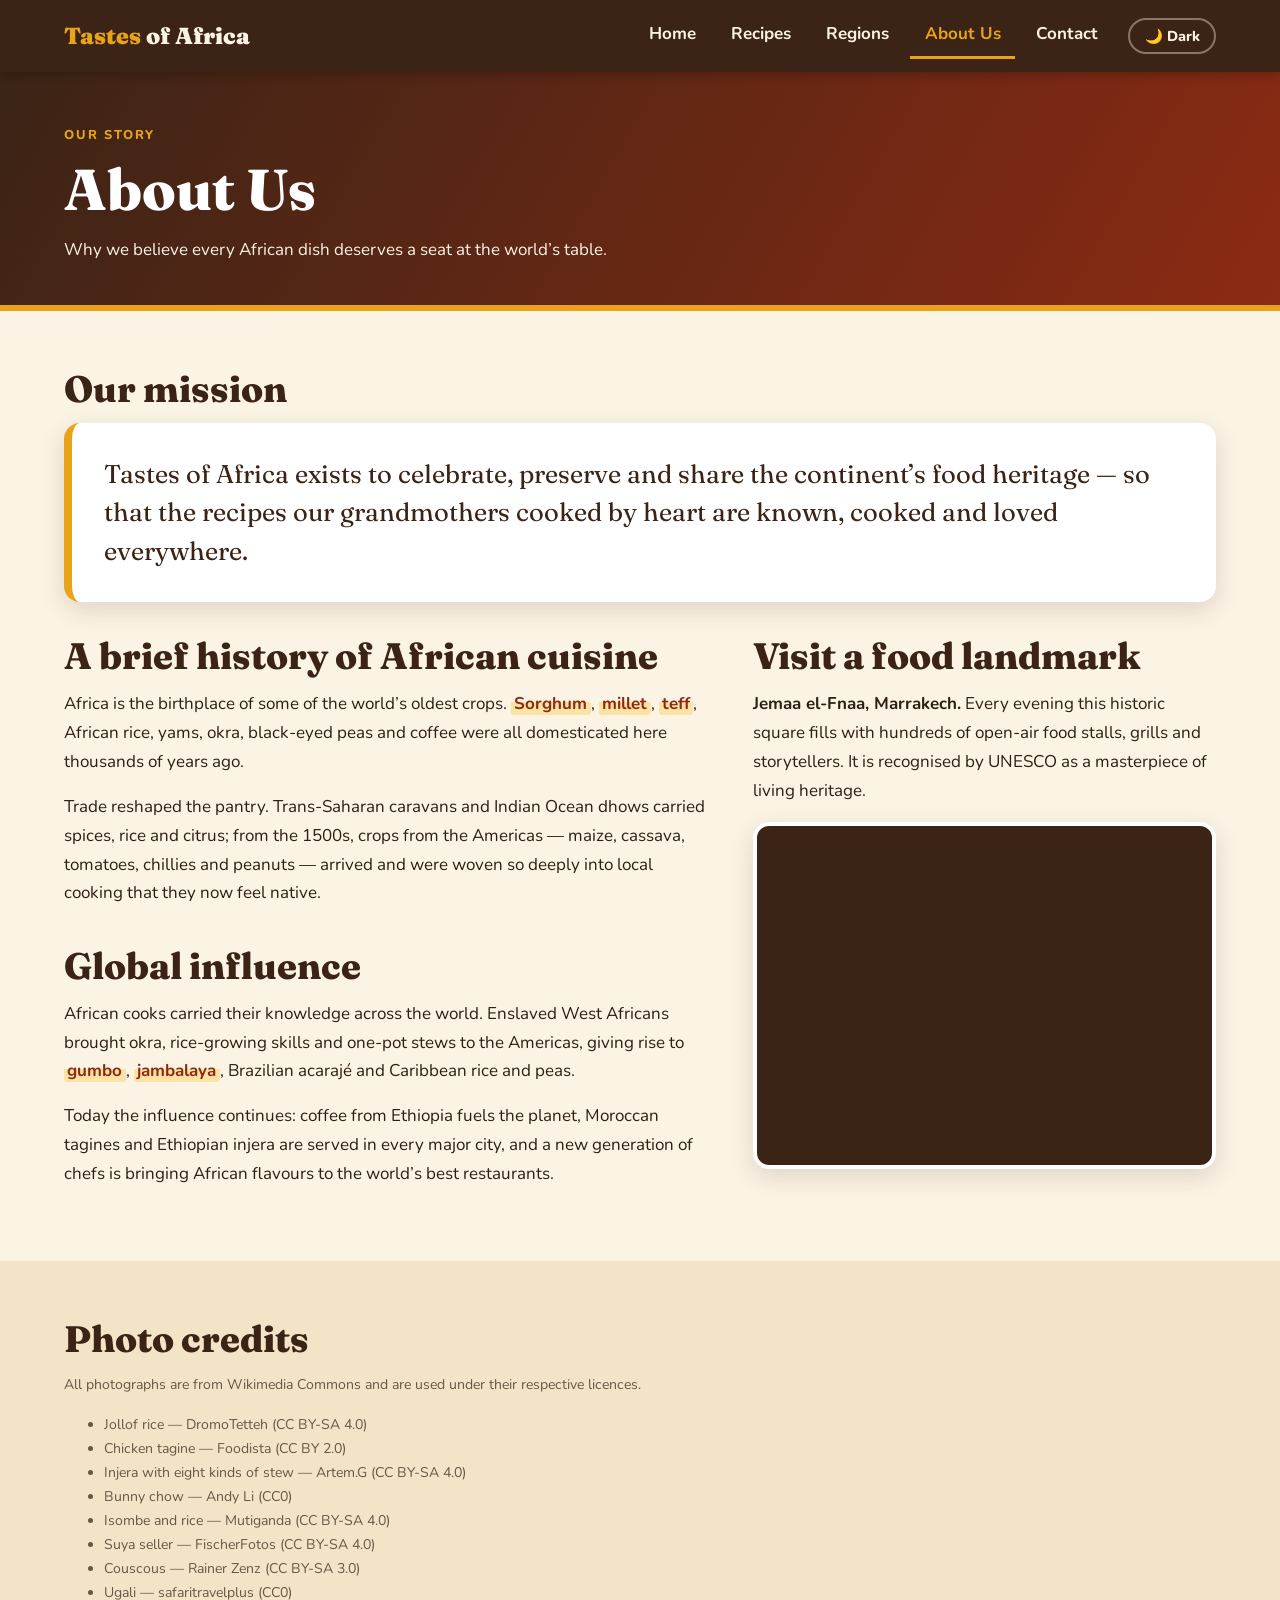
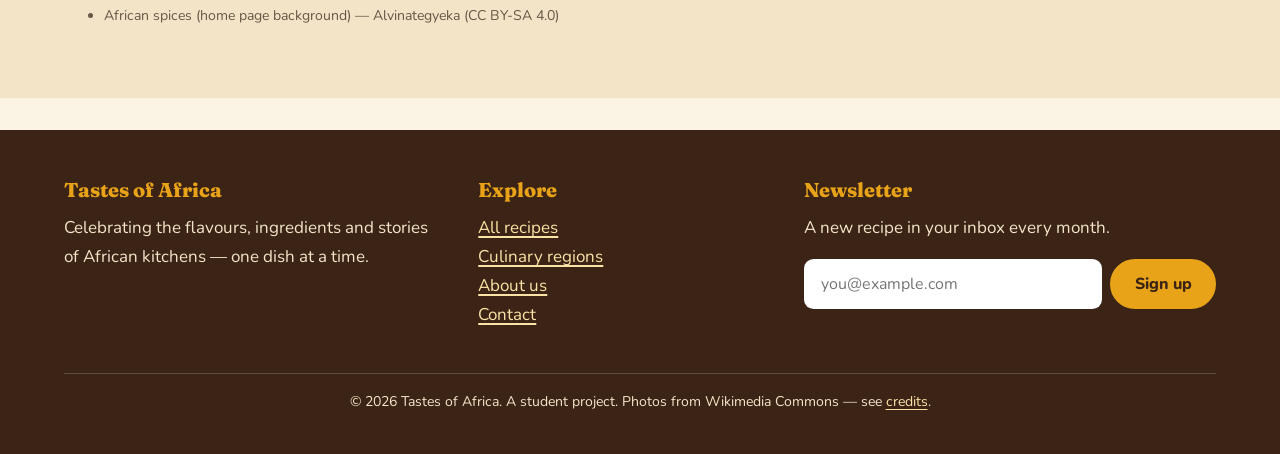
<file: about.html>
<!DOCTYPE html>
<html lang="en">
<head>
  <meta charset="UTF-8">
  <meta name="viewport" content="width=device-width, initial-scale=1.0">
  <meta name="description" content="Our mission to promote African food heritage, and a brief history of African cuisine.">
  <title>About Us | Tastes of Africa</title>
  <link rel="preconnect" href="https://fonts.googleapis.com">
  <link rel="preconnect" href="https://fonts.gstatic.com" crossorigin>
  <link href="https://fonts.googleapis.com/css2?family=Fraunces:ital,opsz,wght@0,9..144,700;0,9..144,800;0,9..144,900;1,9..144,800&amp;family=Nunito:wght@400;700;800&amp;display=swap" rel="stylesheet">
  <link rel="stylesheet" href="styles.css">
</head>
<body>
  <a class="skip-link" href="#main">Skip to main content</a>

  <!-- Site header and main navigation -->
  <header class="site-header">
    <div class="container">
      <a class="brand" href="index.html">Tastes <span>of Africa</span></a>
      <div class="header-actions">
        <button class="theme-toggle" type="button" aria-pressed="false" aria-label="Switch to dark mode">&#127769; Dark</button>
        <button class="nav-toggle" type="button" aria-expanded="false" aria-controls="site-nav">Menu</button>
      </div>
      <nav class="site-nav" id="site-nav" aria-label="Main navigation">
        <ul>
            <li><a href="index.html">Home</a></li>
            <li><a href="recipes.html">Recipes</a></li>
            <li><a href="regions.html">Regions</a></li>
            <li><a href="about.html" aria-current="page">About Us</a></li>
            <li><a href="contact.html">Contact</a></li>
        </ul>
      </nav>
    </div>
  </header>

  <main id="main">
    <!-- Page banner -->
    <section class="page-banner">
      <div class="container">
        <span class="eyebrow">Our story</span>
        <h1>About Us</h1>
        <p>Why we believe every African dish deserves a seat at the world&rsquo;s table.</p>
      </div>
    </section>

    <section class="section">
      <div class="container">
        <h2>Our mission</h2>
        <blockquote class="mission">
          Tastes of Africa exists to celebrate, preserve and share the continent&rsquo;s food heritage &mdash; so that the recipes our grandmothers cooked by heart are known, cooked and loved everywhere.
        </blockquote>

        <div class="two-col">
          <div class="prose">
            <h2 class="mt-0">A brief history of African cuisine</h2>
            <p>Africa is the birthplace of some of the world&rsquo;s oldest crops. <mark>Sorghum</mark>, <mark>millet</mark>, <mark>teff</mark>, African rice, yams, okra, black-eyed peas and coffee were all domesticated here thousands of years ago.</p>
            <p>Trade reshaped the pantry. Trans-Saharan caravans and Indian Ocean dhows carried spices, rice and citrus; from the 1500s, crops from the Americas &mdash; maize, cassava, tomatoes, chillies and peanuts &mdash; arrived and were woven so deeply into local cooking that they now feel native.</p>

            <h2>Global influence</h2>
            <p>African cooks carried their knowledge across the world. Enslaved West Africans brought okra, rice-growing skills and one-pot stews to the Americas, giving rise to <mark>gumbo</mark>, <mark>jambalaya</mark>, Brazilian acaraj&eacute; and Caribbean rice and peas.</p>
            <p>Today the influence continues: coffee from Ethiopia fuels the planet, Moroccan tagines and Ethiopian injera are served in every major city, and a new generation of chefs is bringing African flavours to the world&rsquo;s best restaurants.</p>
          </div>

          <aside>
            <h2>Visit a food landmark</h2>
            <p><strong>Jemaa el-Fnaa, Marrakech.</strong> Every evening this historic square fills with hundreds of open-air food stalls, grills and storytellers. It is recognised by UNESCO as a masterpiece of living heritage.</p>
            <div class="map-wrap">
              <iframe src="https://www.google.com/maps?q=Jemaa+el-Fnaa%2C+Marrakech%2C+Morocco&amp;z=15&amp;output=embed" title="Map of Jemaa el-Fnaa square in Marrakech" loading="lazy" referrerpolicy="no-referrer-when-downgrade"></iframe>
            </div>
          </aside>
        </div>
      </div>
    </section>

    <section class="section section--alt" id="credits">
      <div class="container">
        <h2>Photo credits</h2>
        <p class="credits">All photographs are from Wikimedia Commons and are used under their respective licences.</p>
        <ul class="credits">
            <li>Jollof rice &mdash; DromoTetteh (CC BY-SA 4.0)</li>
            <li>Chicken tagine &mdash; Foodista (CC BY 2.0)</li>
            <li>Injera with eight kinds of stew &mdash; Artem.G (CC BY-SA 4.0)</li>
            <li>Bunny chow &mdash; Andy Li (CC0)</li>
            <li>Isombe and rice &mdash; Mutiganda (CC BY-SA 4.0)</li>
            <li>Suya seller &mdash; FischerFotos (CC BY-SA 4.0)</li>
            <li>Couscous &mdash; Rainer Zenz (CC BY-SA 3.0)</li>
            <li>Ugali &mdash; safaritravelplus (CC0)</li>
            <li>African spices (home page background) &mdash; Alvinategyeka (CC BY-SA 4.0)</li>
        </ul>
      </div>
    </section>
  </main>

  <!-- Site footer with newsletter signup -->
  <footer class="site-footer">
    <div class="container">
      <div class="footer-grid">
        <section>
          <h2>Tastes of Africa</h2>
          <p>Celebrating the flavours, ingredients and stories of African kitchens &mdash; one dish at a time.</p>
        </section>
        <section>
          <h2>Explore</h2>
          <ul class="footer-links">
            <li><a href="recipes.html">All recipes</a></li>
            <li><a href="regions.html">Culinary regions</a></li>
            <li><a href="about.html">About us</a></li>
            <li><a href="contact.html">Contact</a></li>
          </ul>
        </section>
        <section>
          <h2>Newsletter</h2>
          <p>A new recipe in your inbox every month.</p>
          <form class="newsletter-form" id="newsletter-form">
            <label class="hidden" for="newsletter-email">Email address</label>
            <input type="email" id="newsletter-email" name="email" placeholder="you@example.com" aria-label="Email address" required>
            <button class="btn btn--light" type="submit">Sign up</button>
          </form>
          <p class="newsletter-feedback" id="newsletter-feedback" role="status"></p>
        </section>
      </div>
      <p class="copyright">&copy; 2026 Tastes of Africa. A student project. Photos from Wikimedia Commons &mdash; see <a href="about.html#credits">credits</a>.</p>
    </div>
  </footer>

  <!-- Shared JavaScript: theme, filter, favorites, scaler and form validation -->
  <script src="script.js"></script>
</body>
</html>
</file>
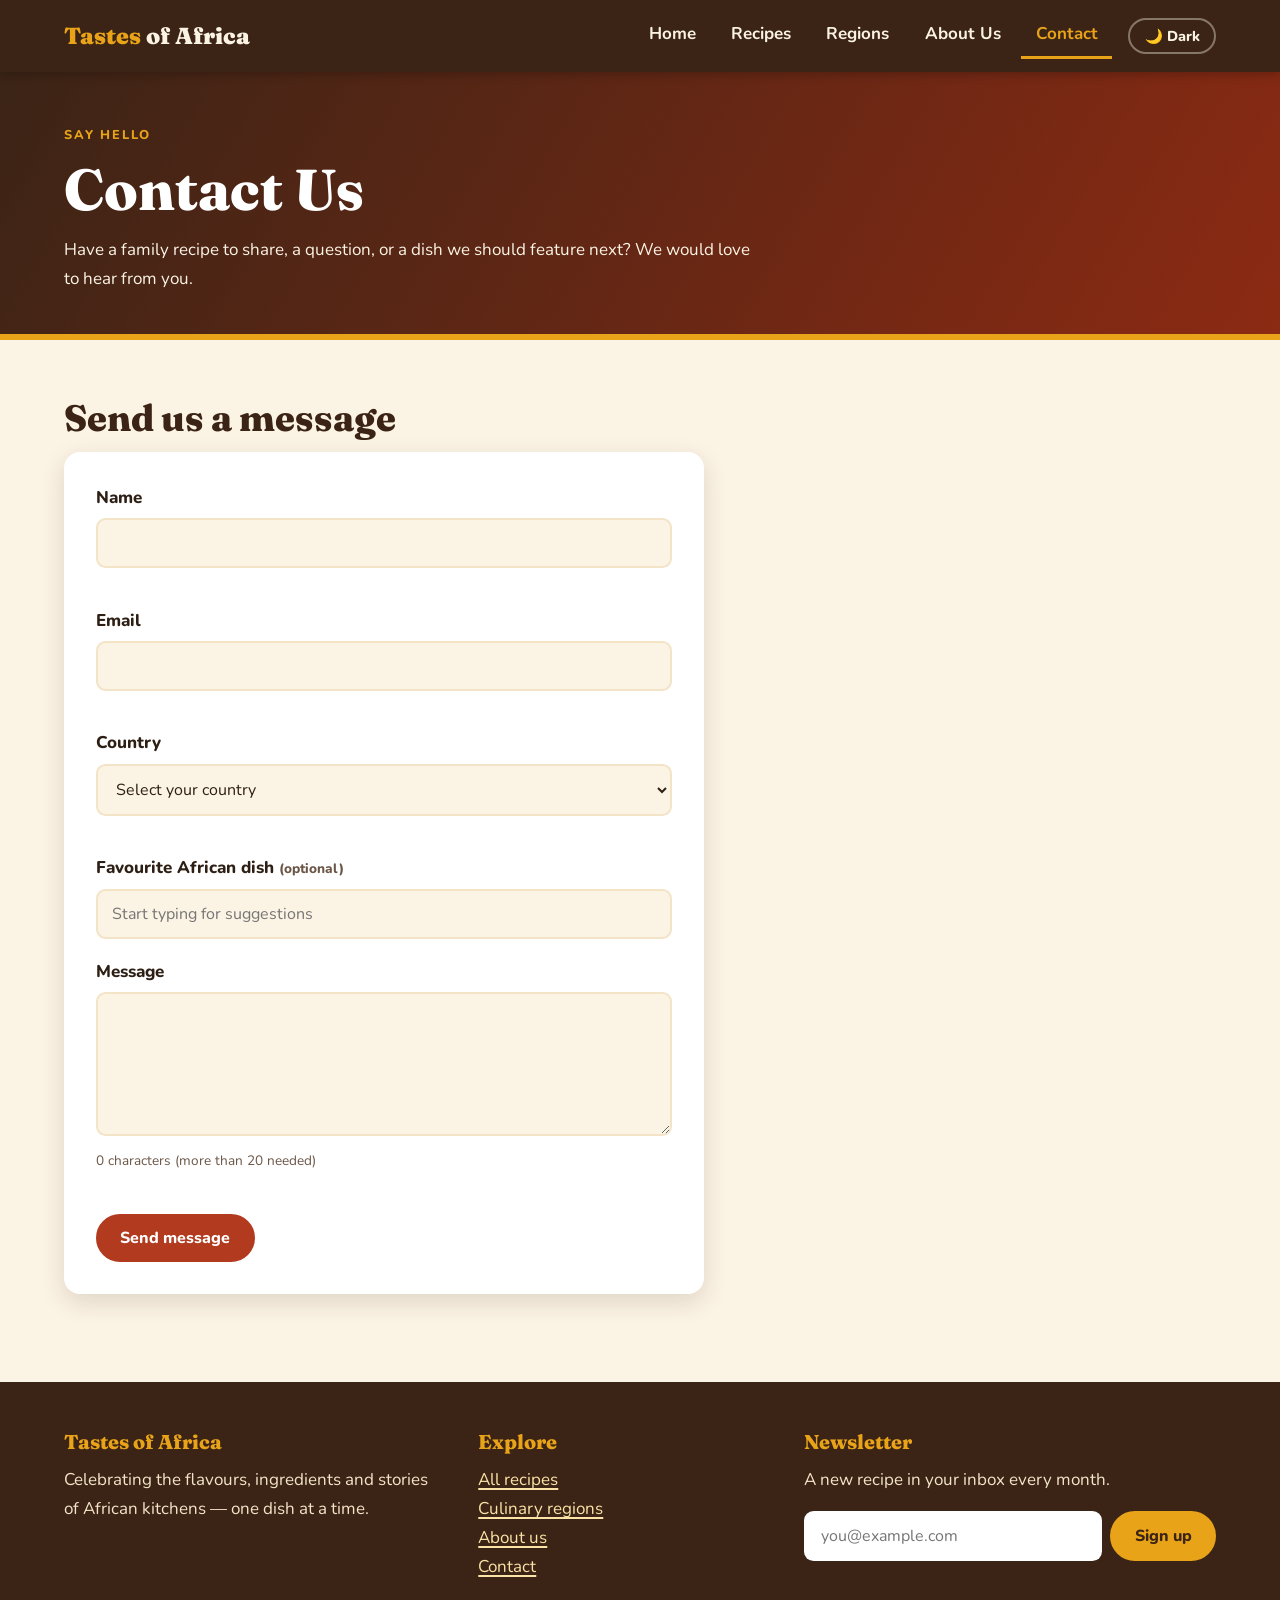
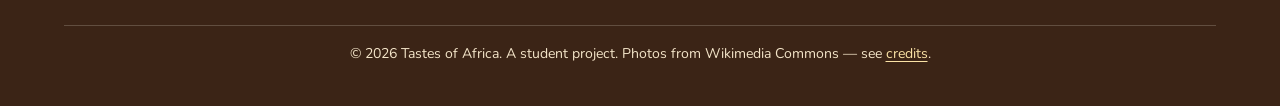
<file: contact.html>
<!DOCTYPE html>
<html lang="en">
<head>
  <meta charset="UTF-8">
  <meta name="viewport" content="width=device-width, initial-scale=1.0">
  <meta name="description" content="Get in touch with Tastes of Africa: share a recipe, a story or a question.">
  <title>Contact | Tastes of Africa</title>
  <link rel="preconnect" href="https://fonts.googleapis.com">
  <link rel="preconnect" href="https://fonts.gstatic.com" crossorigin>
  <link href="https://fonts.googleapis.com/css2?family=Fraunces:ital,opsz,wght@0,9..144,700;0,9..144,800;0,9..144,900;1,9..144,800&amp;family=Nunito:wght@400;700;800&amp;display=swap" rel="stylesheet">
  <link rel="stylesheet" href="styles.css">
</head>
<body>
  <a class="skip-link" href="#main">Skip to main content</a>

  <!-- Site header and main navigation -->
  <header class="site-header">
    <div class="container">
      <a class="brand" href="index.html">Tastes <span>of Africa</span></a>
      <div class="header-actions">
        <button class="theme-toggle" type="button" aria-pressed="false" aria-label="Switch to dark mode">&#127769; Dark</button>
        <button class="nav-toggle" type="button" aria-expanded="false" aria-controls="site-nav">Menu</button>
      </div>
      <nav class="site-nav" id="site-nav" aria-label="Main navigation">
        <ul>
            <li><a href="index.html">Home</a></li>
            <li><a href="recipes.html">Recipes</a></li>
            <li><a href="regions.html">Regions</a></li>
            <li><a href="about.html">About Us</a></li>
            <li><a href="contact.html" aria-current="page">Contact</a></li>
        </ul>
      </nav>
    </div>
  </header>

  <main id="main">
    <!-- Page banner -->
    <section class="page-banner">
      <div class="container">
        <span class="eyebrow">Say hello</span>
        <h1>Contact Us</h1>
        <p>Have a family recipe to share, a question, or a dish we should feature next? We would love to hear from you.</p>
      </div>
    </section>

    <section class="section">
      <div class="container">
        <h2>Send us a message</h2>
        <!-- Contact form: validated in script.js -->
        <form class="form-card" id="contact-form" action="#" method="post">
          <div class="form-row">
            <label for="name">Name</label>
            <input type="text" id="name" name="name" autocomplete="name" aria-describedby="name-error" required>
            <span class="error" id="name-error" aria-live="polite"></span>
          </div>

          <div class="form-row">
            <label for="email">Email</label>
            <input type="email" id="email" name="email" autocomplete="email" aria-describedby="email-error" required>
            <span class="error" id="email-error" aria-live="polite"></span>
          </div>

          <div class="form-row">
            <label for="country">Country</label>
            <select id="country" name="country" aria-describedby="country-error" required>
              <option value="">Select your country</option>
              <option value="Algeria">Algeria</option>
              <option value="Burundi">Burundi</option>
              <option value="Cameroon">Cameroon</option>
              <option value="DR Congo">DR Congo</option>
              <option value="Egypt">Egypt</option>
              <option value="Ethiopia">Ethiopia</option>
              <option value="Ghana">Ghana</option>
              <option value="Kenya">Kenya</option>
              <option value="Morocco">Morocco</option>
              <option value="Nigeria">Nigeria</option>
              <option value="Rwanda">Rwanda</option>
              <option value="Senegal">Senegal</option>
              <option value="South Africa">South Africa</option>
              <option value="Tanzania">Tanzania</option>
              <option value="Tunisia">Tunisia</option>
              <option value="Uganda">Uganda</option>
              <option value="United Kingdom">United Kingdom</option>
              <option value="United States">United States</option>
              <option value="Other">Other</option>
            </select>
            <span class="error" id="country-error" aria-live="polite"></span>
          </div>

          <div class="form-row">
            <label for="dish">Favourite African dish <span class="hint">(optional)</span></label>
            <input type="text" id="dish" name="dish" list="dish-suggestions" placeholder="Start typing for suggestions">
            <datalist id="dish-suggestions">
              <option value="Jollof Rice">
              <option value="Chicken Tagine">
              <option value="Injera">
              <option value="Bunny Chow">
              <option value="Isombe">
              <option value="Suya">
              <option value="Couscous">
              <option value="Ugali">
              <option value="Fufu">
              <option value="Shakshuka">
            </datalist>
          </div>

          <div class="form-row">
            <label for="message">Message</label>
            <textarea id="message" name="message" aria-describedby="message-count message-error" required></textarea>
            <span class="hint" id="message-count">0 characters (more than 20 needed)</span>
            <span class="error" id="message-error" aria-live="polite"></span>
          </div>

          <button class="btn" type="submit">Send message</button>
        </form>

        <!-- Confirmation message, filled in and shown by script.js -->
        <p class="success-message hidden" id="form-success" role="status" tabindex="-1"></p>
      </div>
    </section>
  </main>

  <!-- Site footer with newsletter signup -->
  <footer class="site-footer">
    <div class="container">
      <div class="footer-grid">
        <section>
          <h2>Tastes of Africa</h2>
          <p>Celebrating the flavours, ingredients and stories of African kitchens &mdash; one dish at a time.</p>
        </section>
        <section>
          <h2>Explore</h2>
          <ul class="footer-links">
            <li><a href="recipes.html">All recipes</a></li>
            <li><a href="regions.html">Culinary regions</a></li>
            <li><a href="about.html">About us</a></li>
            <li><a href="contact.html">Contact</a></li>
          </ul>
        </section>
        <section>
          <h2>Newsletter</h2>
          <p>A new recipe in your inbox every month.</p>
          <form class="newsletter-form" id="newsletter-form">
            <label class="hidden" for="newsletter-email">Email address</label>
            <input type="email" id="newsletter-email" name="email" placeholder="you@example.com" aria-label="Email address" required>
            <button class="btn btn--light" type="submit">Sign up</button>
          </form>
          <p class="newsletter-feedback" id="newsletter-feedback" role="status"></p>
        </section>
      </div>
      <p class="copyright">&copy; 2026 Tastes of Africa. A student project. Photos from Wikimedia Commons &mdash; see <a href="about.html#credits">credits</a>.</p>
    </div>
  </footer>

  <!-- Shared JavaScript: theme, filter, favorites, scaler and form validation -->
  <script src="script.js"></script>
</body>
</html>
</file>
<file: styles.css>
/* ==========================================================
   Tastes of Africa — shared stylesheet
   Palette inspired by African spices and landscapes:
   saffron, paprika, baobab brown, savanna cream, plantain green
   ========================================================== */

:root {
  --saffron: #e9a319;
  --saffron-soft: #fbe3a6;
  --paprika: #b23a1e;
  --paprika-dark: #8c2a13;
  --baobab: #3b2416;
  --clay: #7a4a2b;
  --cream: #fbf3e4;
  --sand: #f3e4c8;
  --leaf: #4f6b3a;
  --white: #ffffff;
  --text: #2e1f15;
  --muted: #6b5546;

  /* Semantic colours: these are the ones the dark theme overrides */
  --bg: var(--cream);
  --bg-alt: var(--sand);
  --surface: var(--white);
  --border: var(--sand);
  --heading: var(--baobab);
  --link: var(--paprika);
  --link-hover: var(--paprika-dark);

  --font-heading: "Fraunces", Georgia, serif;
  --font-body: "Nunito", "Helvetica Neue", Arial, sans-serif;

  --radius: 1rem;
  --shadow: 0 0.5rem 1.5rem rgba(59, 36, 22, 0.14);
  --shadow-hover: 0 0.9rem 2.2rem rgba(59, 36, 22, 0.22);
  --space: 1.5rem;
  --max-width: 72rem;
}

/* ---------- Base ---------- */

*,
*::before,
*::after {
  box-sizing: border-box;
}

html {
  font-size: 100%;
  scroll-behavior: smooth;
}

body {
  margin: 0;
  font-family: var(--font-body);
  font-size: 1.0625rem;
  line-height: 1.7;
  color: var(--text);
  background-color: var(--bg);
}

h1,
h2,
h3,
h4 {
  font-family: var(--font-heading);
  font-weight: 800;
  line-height: 1.2;
  color: var(--heading);
  margin: 0 0 0.75rem;
}

h1 { font-size: clamp(2.2rem, 5vw, 3.6rem); }
h2 { font-size: clamp(1.6rem, 3.2vw, 2.3rem); }
h3 { font-size: 1.35rem; }

p { margin: 0 0 1rem; }

a {
  color: var(--link);
  text-decoration-thickness: 0.09em;
  text-underline-offset: 0.2em;
}

a:hover { color: var(--link-hover); }

img {
  max-width: 100%;
  height: auto;
  display: block;
}

/* Highlighted ingredients, spices and cooking methods */
mark {
  background: linear-gradient(transparent 45%, var(--saffron-soft) 45%);
  color: var(--paprika-dark);
  font-weight: 700;
  padding: 0 0.2em;
  border-radius: 0.2em;
}

.container {
  width: 92%;
  max-width: var(--max-width);
  margin: 0 auto;
}

.section { padding: 3.5rem 0; }
.section--alt { background-color: var(--bg-alt); }

.section-intro {
  max-width: 44rem;
  color: var(--muted);
  margin-bottom: 2rem;
}

.eyebrow {
  display: inline-block;
  font-size: 0.8rem;
  font-weight: 800;
  letter-spacing: 0.14em;
  text-transform: uppercase;
  color: var(--link);
  margin-bottom: 0.5rem;
}

.hidden { display: none !important; }

.skip-link {
  position: absolute;
  left: -999rem;
  top: 0;
  background: var(--baobab);
  color: var(--white);
  padding: 0.6rem 1rem;
  z-index: 100;
}

.skip-link:focus { left: 0; }

/* ---------- Buttons ---------- */

.btn,
button {
  font-family: var(--font-body);
  font-size: 1rem;
  cursor: pointer;
}

.btn {
  display: inline-block;
  padding: 0.7rem 1.4rem;
  border: 2px solid var(--paprika);
  border-radius: 999px;
  background-color: var(--paprika);
  color: var(--white);
  font-weight: 800;
  text-decoration: none;
  transition: background-color 0.2s, color 0.2s, transform 0.2s;
}

.btn:hover {
  background-color: var(--paprika-dark);
  border-color: var(--paprika-dark);
  color: var(--white);
  transform: translateY(-2px);
}

.btn--ghost {
  background-color: transparent;
  color: var(--link);
}

.btn--light {
  background-color: var(--saffron);
  border-color: var(--saffron);
  color: var(--baobab);
}

.btn--light:hover {
  background-color: var(--white);
  border-color: var(--white);
  color: var(--baobab);
}

:focus-visible {
  outline: 3px solid var(--saffron);
  outline-offset: 3px;
}

/* ---------- Header & navigation ---------- */

.site-header {
  position: sticky;
  top: 0;
  z-index: 50;
  background-color: var(--baobab);
  box-shadow: 0 2px 10px rgba(0, 0, 0, 0.25);
}

.site-header .container {
  display: flex;
  align-items: center;
  justify-content: space-between;
  gap: 1rem;
  padding: 0.8rem 0;
}

.brand {
  font-family: var(--font-heading);
  font-size: 1.45rem;
  font-weight: 900;
  color: var(--saffron);
  text-decoration: none;
}

.brand span { color: var(--cream); }
.brand:hover { color: var(--saffron); }

.site-nav ul {
  display: flex;
  gap: 0.4rem;
  list-style: none;
  margin: 0;
  padding: 0;
}

.site-nav a {
  display: block;
  padding: 0.45rem 0.9rem;
  color: var(--cream);
  font-weight: 700;
  text-decoration: none;
  border-bottom: 3px solid transparent;
  transition: color 0.2s, border-color 0.2s;
}

.site-nav a:hover,
.site-nav a[aria-current="page"] {
  color: var(--saffron);
  border-bottom-color: var(--saffron);
}

.nav-toggle {
  display: none;
  background: none;
  border: 2px solid var(--saffron);
  border-radius: 0.5rem;
  color: var(--saffron);
  font-weight: 800;
  padding: 0.35rem 0.8rem;
}

/* ---------- Hero ---------- */

.hero {
  position: relative;
  min-height: 82vh;
  display: flex;
  align-items: center;
  color: var(--white);
  background-color: var(--baobab);
  background-image:
    linear-gradient(100deg, rgba(40, 20, 10, 0.88) 0%, rgba(40, 20, 10, 0.6) 55%, rgba(178, 58, 30, 0.35) 100%),
    url("https://upload.wikimedia.org/wikipedia/commons/thumb/d/d2/Assorted_African_Food_spices_and_medicines.jpg/1280px-Assorted_African_Food_spices_and_medicines.jpg");
  background-size: cover;
  background-position: center;
  padding: 4rem 0;
}

.hero .container {
  display: grid;
  grid-template-columns: 1.1fr 1fr;
  gap: 2.5rem;
  align-items: center;
}

.hero h1 {
  color: var(--white);
  text-shadow: 0 2px 12px rgba(0, 0, 0, 0.45);
}

.hero h1 em {
  color: var(--saffron);
  font-style: italic;
}

.hero p {
  font-size: 1.2rem;
  max-width: 34rem;
}

.hero .eyebrow { color: var(--saffron); }

.hero-actions {
  display: flex;
  flex-wrap: wrap;
  gap: 0.8rem;
  margin-top: 1.5rem;
}

.hero .btn--ghost {
  border-color: var(--white);
  color: var(--white);
}

.hero .btn--ghost:hover {
  background-color: var(--white);
  color: var(--baobab);
}

/* Smaller banner used on inner pages */
.page-banner {
  background: linear-gradient(120deg, var(--baobab), var(--paprika-dark));
  color: var(--cream);
  padding: 3rem 0 2.5rem;
  border-bottom: 6px solid var(--saffron);
}

.page-banner h1 { color: var(--white); }
.page-banner p { max-width: 44rem; margin-bottom: 0; }
.page-banner .eyebrow { color: var(--saffron); }
.page-banner a { color: var(--saffron-soft); }

.page-banner mark {
  background: none;
  color: var(--saffron);
}

/* ---------- Embedded video & maps ---------- */

.video-wrap,
.map-wrap {
  position: relative;
  width: 100%;
  aspect-ratio: 16 / 9;
  border-radius: var(--radius);
  overflow: hidden;
  box-shadow: var(--shadow);
  background-color: var(--baobab);
}

.map-wrap {
  aspect-ratio: 4 / 3;
  border: 4px solid var(--surface);
}

.video-wrap iframe,
.map-wrap iframe {
  position: absolute;
  inset: 0;
  width: 100%;
  height: 100%;
  border: 0;
}

/* ---------- Cards ---------- */

.card-grid {
  display: grid;
  grid-template-columns: repeat(auto-fill, minmax(16rem, 1fr));
  gap: var(--space);
}

.recipe-card,
.region-card,
.trend {
  background-color: var(--surface);
  border-radius: var(--radius);
  box-shadow: var(--shadow);
  overflow: hidden;
  transition: transform 0.25s, box-shadow 0.25s;
}

.recipe-card:hover,
.region-card:hover {
  transform: translateY(-6px);
  box-shadow: var(--shadow-hover);
}

.recipe-card {
  display: flex;
  flex-direction: column;
}

.recipe-card figure {
  margin: 0;
  position: relative;
}

.recipe-card img,
.region-card img {
  width: 100%;
  aspect-ratio: 4 / 3;
  object-fit: cover;
  background-color: var(--sand);
}

.recipe-card figcaption {
  position: absolute;
  left: 0.8rem;
  bottom: 0.8rem;
  background-color: rgba(59, 36, 22, 0.85);
  color: var(--cream);
  font-size: 0.8rem;
  font-weight: 700;
  padding: 0.2rem 0.7rem;
  border-radius: 999px;
}

.card-body {
  display: flex;
  flex-direction: column;
  flex: 1;
  padding: 1.2rem 1.3rem 1.4rem;
}

.card-body p {
  color: var(--muted);
  font-size: 0.98rem;
}

.card-actions {
  display: flex;
  align-items: center;
  justify-content: space-between;
  gap: 0.6rem;
  margin-top: auto;
}

.card-link {
  font-weight: 800;
  text-decoration: none;
}

.card-link:hover { text-decoration: underline; }

/* Favorite button */
.fav-btn {
  display: inline-flex;
  align-items: center;
  gap: 0.4rem;
  padding: 0.4rem 0.9rem;
  background-color: var(--bg);
  border: 2px solid var(--border);
  border-radius: 999px;
  color: var(--muted);
  font-weight: 700;
  font-size: 0.9rem;
  transition: background-color 0.2s, border-color 0.2s, color 0.2s;
}

.fav-btn .heart {
  font-size: 1.15rem;
  line-height: 1;
  color: #b9a898;
  transition: color 0.2s, transform 0.2s;
}

.fav-btn:hover { border-color: var(--paprika); }

.fav-btn.is-favorite {
  background-color: #fde8e4;
  border-color: #e0245e;
  color: var(--paprika-dark);
}

.fav-btn.is-favorite .heart {
  color: #e0245e;
  transform: scale(1.25);
}

/* Filter buttons */
.filter-bar {
  display: flex;
  flex-wrap: wrap;
  gap: 0.6rem;
  margin-bottom: 2rem;
}

.filter-btn {
  padding: 0.5rem 1.2rem;
  background-color: var(--surface);
  border: 2px solid var(--clay);
  border-radius: 999px;
  color: var(--clay);
  font-weight: 800;
  transition: background-color 0.2s, color 0.2s;
}

.filter-btn:hover {
  background-color: var(--saffron-soft);
}

.filter-btn.active {
  background-color: var(--paprika);
  border-color: var(--paprika);
  color: var(--white);
}

.empty-message {
  padding: 1.5rem;
  background-color: var(--surface);
  border: 2px dashed var(--clay);
  border-radius: var(--radius);
  text-align: center;
  color: var(--muted);
}

/* Region cards */
.region-card {
  display: block;
  color: inherit;
  text-decoration: none;
}

.region-card .card-body { padding-bottom: 1.5rem; }
.region-card h3 { color: var(--link); }
.region-card:hover h3 { text-decoration: underline; }

/* Latest food trends */
.trends {
  display: grid;
  grid-template-columns: repeat(auto-fit, minmax(17rem, 1fr));
  gap: var(--space);
}

.trend {
  padding: 1.5rem;
  border-top: 6px solid var(--saffron);
}

.trend time,
.trend .trend-tag {
  display: block;
  font-size: 0.82rem;
  font-weight: 800;
  letter-spacing: 0.08em;
  text-transform: uppercase;
  color: var(--leaf);
  margin-bottom: 0.4rem;
}

.trend p:last-child { margin-bottom: 0; }

/* ---------- Recipe page ---------- */

.recipe-layout {
  display: grid;
  grid-template-columns: 1.5fr 1fr;
  gap: 2.5rem;
  align-items: start;
}

.recipe-hero-img {
  width: 100%;
  aspect-ratio: 16 / 10;
  object-fit: cover;
  border-radius: var(--radius);
  box-shadow: var(--shadow);
  margin-bottom: 1.5rem;
}

.recipe-meta {
  display: flex;
  flex-wrap: wrap;
  gap: 0.6rem;
  list-style: none;
  padding: 0;
  margin: 0 0 1.5rem;
}

.recipe-meta li {
  background-color: var(--bg-alt);
  border-radius: 999px;
  padding: 0.25rem 0.9rem;
  font-size: 0.9rem;
  font-weight: 700;
}

.panel {
  background-color: var(--surface);
  border-radius: var(--radius);
  box-shadow: var(--shadow);
  padding: 1.5rem;
  margin-bottom: var(--space);
}

.ingredients {
  list-style: none;
  padding: 0;
  margin: 0;
}

.ingredients li {
  position: relative;
  padding: 0.5rem 0 0.5rem 1.6rem;
  border-bottom: 1px dashed var(--border);
}

.ingredients li:last-child { border-bottom: 0; }

.ingredients li::before {
  content: "";
  position: absolute;
  left: 0.2rem;
  top: 1.05rem;
  width: 0.6rem;
  height: 0.6rem;
  border-radius: 50%;
  background-color: var(--saffron);
}

details {
  background-color: var(--surface);
  border-left: 5px solid var(--paprika);
  border-radius: 0.6rem;
  box-shadow: var(--shadow);
  margin-bottom: 0.9rem;
}

summary {
  cursor: pointer;
  padding: 0.9rem 1.2rem;
  font-family: var(--font-heading);
  font-weight: 700;
  font-size: 1.1rem;
  color: var(--heading);
}

summary:hover { color: var(--link); }

details[open] summary { border-bottom: 1px solid var(--border); }

details ol,
details p {
  margin: 0;
  padding: 1rem 1.2rem 1.2rem 2.6rem;
}

details p { padding-left: 1.2rem; }
details li { margin-bottom: 0.5rem; }

table {
  width: 100%;
  border-collapse: collapse;
  font-size: 0.98rem;
}

caption {
  caption-side: bottom;
  padding-top: 0.6rem;
  font-size: 0.85rem;
  color: var(--muted);
  text-align: left;
}

th,
td {
  padding: 0.6rem 0.8rem;
  text-align: left;
}

thead th {
  background-color: var(--baobab);
  color: var(--cream);
}

tbody tr:nth-child(even) { background-color: var(--bg); }
tbody td:last-child { font-weight: 700; }

/* ---------- Regions & about ---------- */

.prose { max-width: 46rem; }

.prose h2 { margin-top: 2.2rem; }
.prose ul { padding-left: 1.2rem; }
.prose li { margin-bottom: 0.4rem; }

.two-col {
  display: grid;
  grid-template-columns: 1.4fr 1fr;
  gap: 2.5rem;
  align-items: start;
}

.mission {
  font-family: var(--font-heading);
  font-size: clamp(1.25rem, 2.4vw, 1.6rem);
  line-height: 1.5;
  color: var(--heading);
  background-color: var(--surface);
  border-left: 8px solid var(--saffron);
  border-radius: var(--radius);
  box-shadow: var(--shadow);
  padding: 2rem;
  margin: 0 0 2rem;
}

.credits {
  font-size: 0.88rem;
  color: var(--muted);
}

/* ---------- Forms ---------- */

.form-card {
  max-width: 40rem;
  background-color: var(--surface);
  border-radius: var(--radius);
  box-shadow: var(--shadow);
  padding: 2rem;
}

.form-row { margin-bottom: 1.2rem; }

label {
  display: block;
  font-weight: 800;
  margin-bottom: 0.35rem;
}

input,
select,
textarea {
  width: 100%;
  padding: 0.75rem 0.9rem;
  font-family: var(--font-body);
  font-size: 1rem;
  color: var(--text);
  background-color: var(--bg);
  border: 2px solid var(--border);
  border-radius: 0.6rem;
  transition: border-color 0.2s, box-shadow 0.2s, background-color 0.2s;
}

textarea {
  min-height: 9rem;
  resize: vertical;
}

input:focus,
select:focus,
textarea:focus {
  outline: none;
  background-color: var(--surface);
  border-color: var(--saffron);
  box-shadow: 0 0 0 0.25rem rgba(233, 163, 25, 0.3);
}

.invalid {
  border-color: var(--paprika);
  background-color: #fdf0ec;
}

.error {
  display: block;
  min-height: 1.2rem;
  color: var(--link);
  font-size: 0.88rem;
  font-weight: 700;
}

.hint {
  font-size: 0.85rem;
  color: var(--muted);
}

.success-message {
  max-width: 40rem;
  background-color: #eef4e6;
  border: 2px solid var(--leaf);
  border-radius: var(--radius);
  padding: 2rem;
  font-family: var(--font-heading);
  font-size: 1.4rem;
  color: var(--leaf);
}

/* ---------- Footer ---------- */

.site-footer {
  background-color: var(--baobab);
  color: var(--sand);
  padding: 3rem 0 1.5rem;
  margin-top: 2rem;
}

.site-footer h2 {
  color: var(--saffron);
  font-size: 1.25rem;
}

.site-footer a { color: var(--saffron-soft); }

.footer-grid {
  display: grid;
  grid-template-columns: 1.3fr 1fr 1.4fr;
  gap: 2rem;
}

.footer-links {
  list-style: none;
  padding: 0;
  margin: 0;
}

.newsletter-form {
  display: flex;
  gap: 0.5rem;
}

.newsletter-form input {
  background-color: var(--white);
  border-color: transparent;
  color: #2e1f15;
}

.newsletter-form .btn { white-space: nowrap; }

.newsletter-feedback {
  min-height: 1.5rem;
  margin: 0.5rem 0 0;
  font-weight: 700;
  color: var(--saffron);
}

.copyright {
  border-top: 1px solid rgba(251, 243, 228, 0.2);
  margin-top: 2rem;
  padding-top: 1rem;
  font-size: 0.88rem;
  text-align: center;
}

/* ---------- Responsive ---------- */

@media (max-width: 56rem) {
  .hero .container,
  .recipe-layout,
  .two-col,
  .footer-grid {
    grid-template-columns: 1fr;
  }

  .hero { min-height: auto; }
}

@media (max-width: 44rem) {
  .nav-toggle { display: block; }

  .site-header .container { flex-wrap: wrap; }

  .site-nav {
    display: none;
    width: 100%;
  }

  .site-nav.open { display: block; }

  .site-nav ul { flex-direction: column; }

  .section { padding: 2.5rem 0; }

  .newsletter-form { flex-direction: column; }

  .form-card,
  .mission {
    padding: 1.3rem;
  }
}

@media (prefers-reduced-motion: reduce) {
  * {
    transition: none !important;
    scroll-behavior: auto !important;
  }
}

/* ---------- Spacing helpers ---------- */

.mt-lg { margin-top: 2rem; }

.mt-0,
.prose .mt-0 {
  margin-top: 0;
}

/* ---------- Theme toggle (header) ---------- */

.site-nav { margin-left: auto; }

.header-actions {
  display: flex;
  align-items: center;
  gap: 0.5rem;
  order: 3;
}

.theme-toggle {
  background: none;
  border: 2px solid rgba(251, 243, 228, 0.4);
  border-radius: 999px;
  color: var(--cream);
  font-size: 0.9rem;
  font-weight: 800;
  padding: 0.35rem 0.9rem;
  transition: border-color 0.2s, color 0.2s;
}

.theme-toggle:hover {
  border-color: var(--saffron);
  color: var(--saffron);
}

/* ---------- Ingredient scaler (recipe pages) ---------- */

.servings-control {
  display: flex;
  align-items: center;
  gap: 0.6rem;
  margin-bottom: 0.5rem;
  padding-bottom: 1rem;
  border-bottom: 2px solid var(--border);
  font-weight: 800;
}

.servings-control span { margin-right: auto; }

.servings-btn {
  width: 2.2rem;
  height: 2.2rem;
  border: 2px solid var(--paprika);
  border-radius: 50%;
  background-color: var(--surface);
  color: var(--link);
  font-size: 1.2rem;
  font-weight: 800;
  line-height: 1;
  transition: background-color 0.2s, color 0.2s;
}

.servings-btn:hover:not(:disabled) {
  background-color: var(--paprika);
  color: var(--white);
}

.servings-btn:disabled {
  opacity: 0.4;
  cursor: not-allowed;
}

#servings-count {
  min-width: 2ch;
  text-align: center;
  font-size: 1.2rem;
}

.qty {
  font-weight: 800;
  color: var(--link);
}

/* ---------- Animations ---------- */

@keyframes fade-up {
  from {
    opacity: 0;
    transform: translateY(1rem);
  }
  to {
    opacity: 1;
    transform: translateY(0);
  }
}

/* Cards fade in on load and again whenever the filter reveals them */
.recipe-card,
.region-card,
.trend {
  animation: fade-up 0.45s ease both;
}

@keyframes heart-pop {
  50% { transform: scale(1.6); }
}

.fav-btn.is-favorite .heart { animation: heart-pop 0.3s ease; }

/* ---------- Dark theme (set by script.js on <html data-theme="dark">) ---------- */

[data-theme="dark"] {
  color-scheme: dark;
  --bg: #1c120b;
  --bg-alt: #261910;
  --surface: #2f1f15;
  --border: #4a3324;
  --text: #f1e6d6;
  --heading: #fbe9cf;
  --muted: #c9b5a2;
  --link: #f2a36b;
  --link-hover: #ffc79d;
  --clay: #e0b088;
  --leaf: #a9c98a;
  --shadow: 0 0.5rem 1.5rem rgba(0, 0, 0, 0.45);
  --shadow-hover: 0 0.9rem 2.2rem rgba(0, 0, 0, 0.6);
}

[data-theme="dark"] mark {
  background: linear-gradient(transparent 45%, rgba(233, 163, 25, 0.28) 45%);
  color: var(--saffron);
}

[data-theme="dark"] .page-banner mark { background: none; }

[data-theme="dark"] .filter-btn:hover { background-color: var(--border); }

[data-theme="dark"] .filter-btn.active {
  background-color: var(--paprika);
  color: var(--white);
}

[data-theme="dark"] .fav-btn.is-favorite {
  background-color: #4a1c26;
  color: #ffd3dc;
}

[data-theme="dark"] .invalid { background-color: #3d1a12; }

[data-theme="dark"] .success-message { background-color: #24301a; }

[data-theme="dark"] .btn--ghost:hover { color: var(--white); }

/* ---------- Responsive: header actions ---------- */

@media (max-width: 44rem) {
  .header-actions { order: 0; }

  .site-nav {
    order: 4;
    margin-left: 0;
  }
}

@media (prefers-reduced-motion: reduce) {
  * { animation: none !important; }
}
</file>
